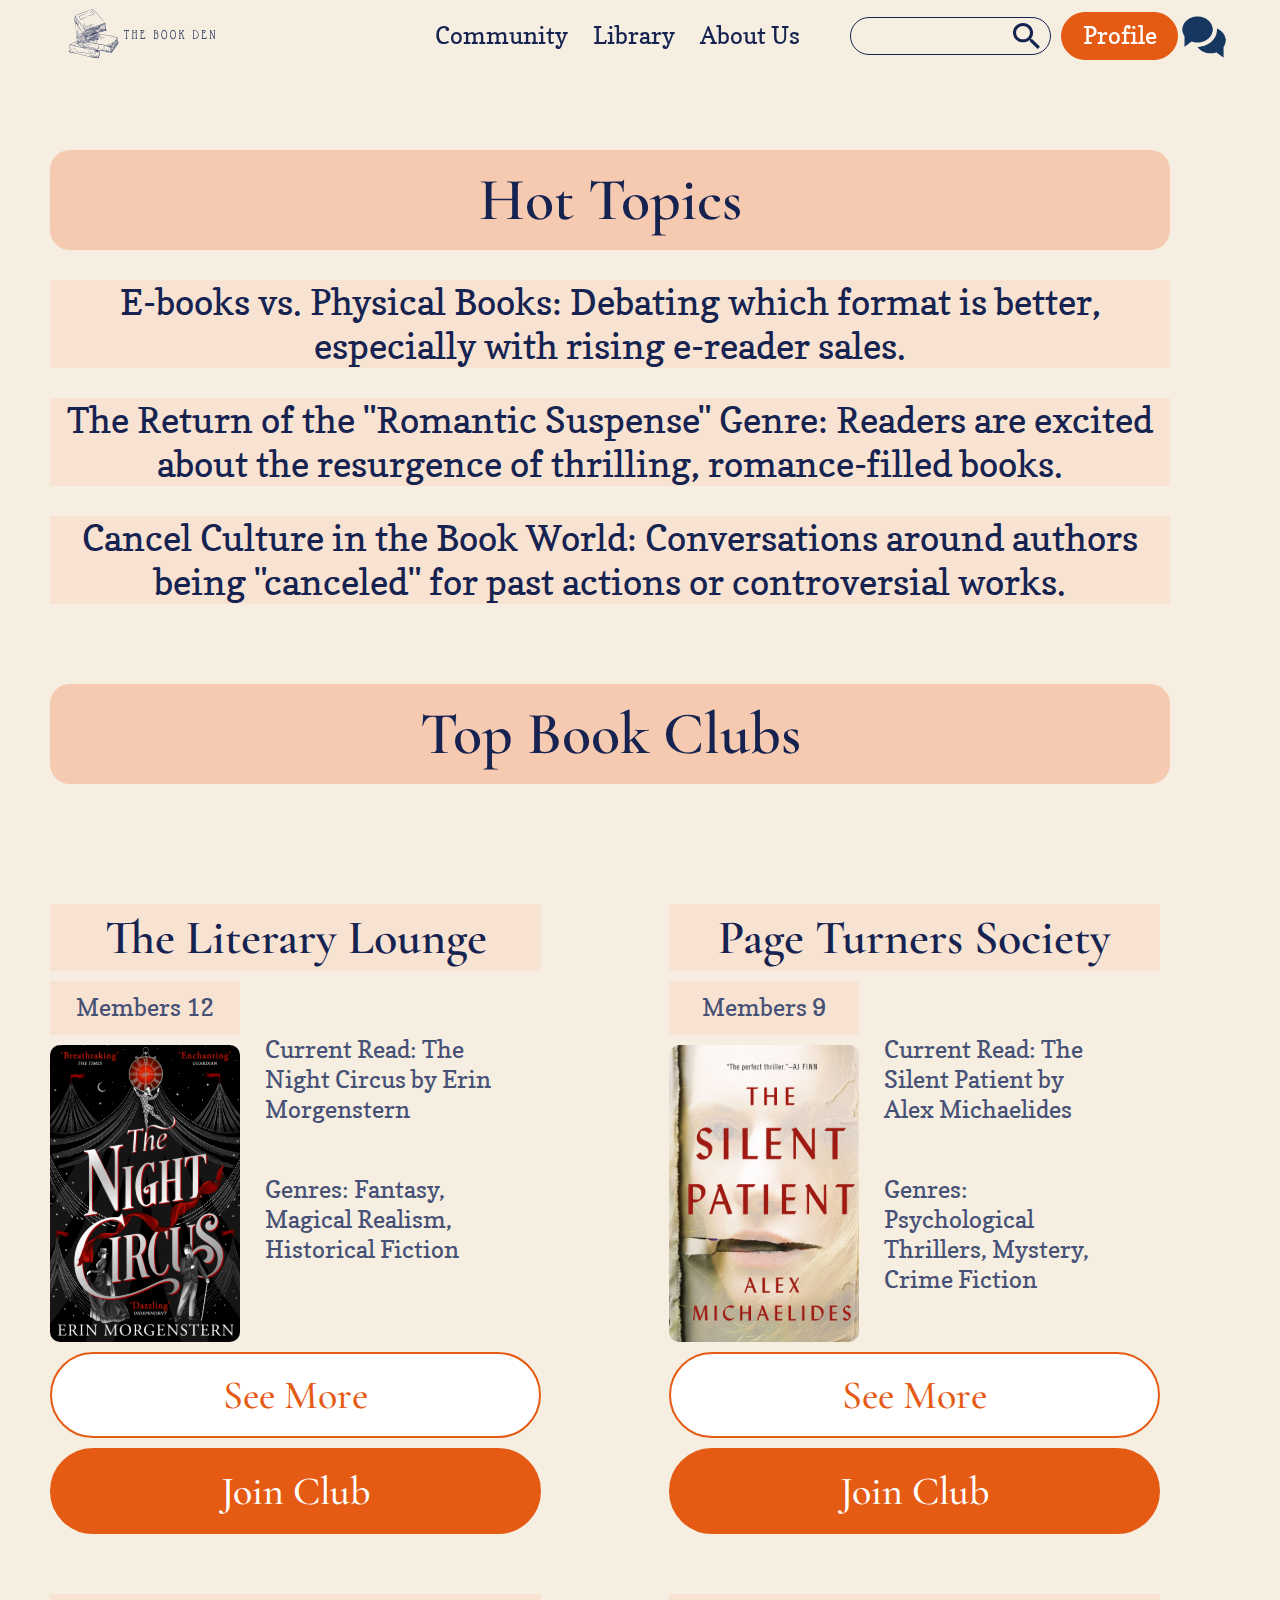
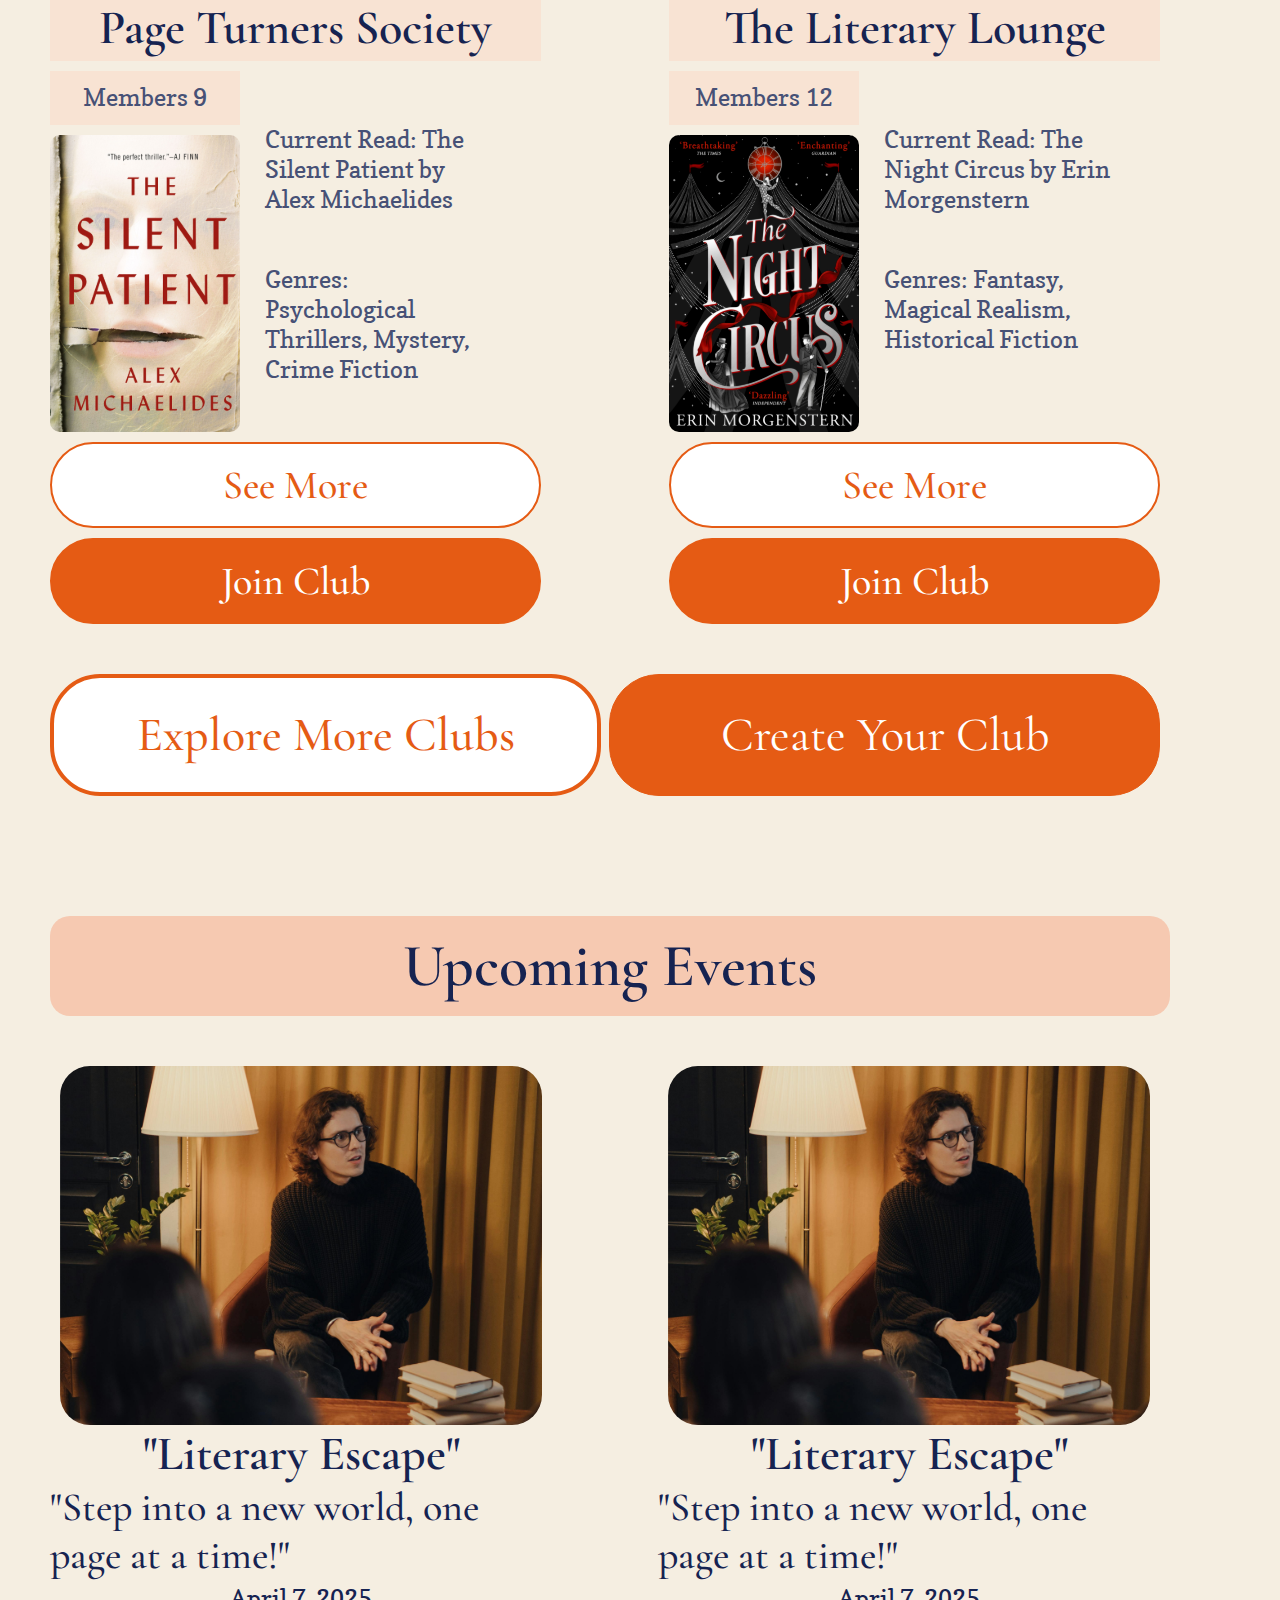
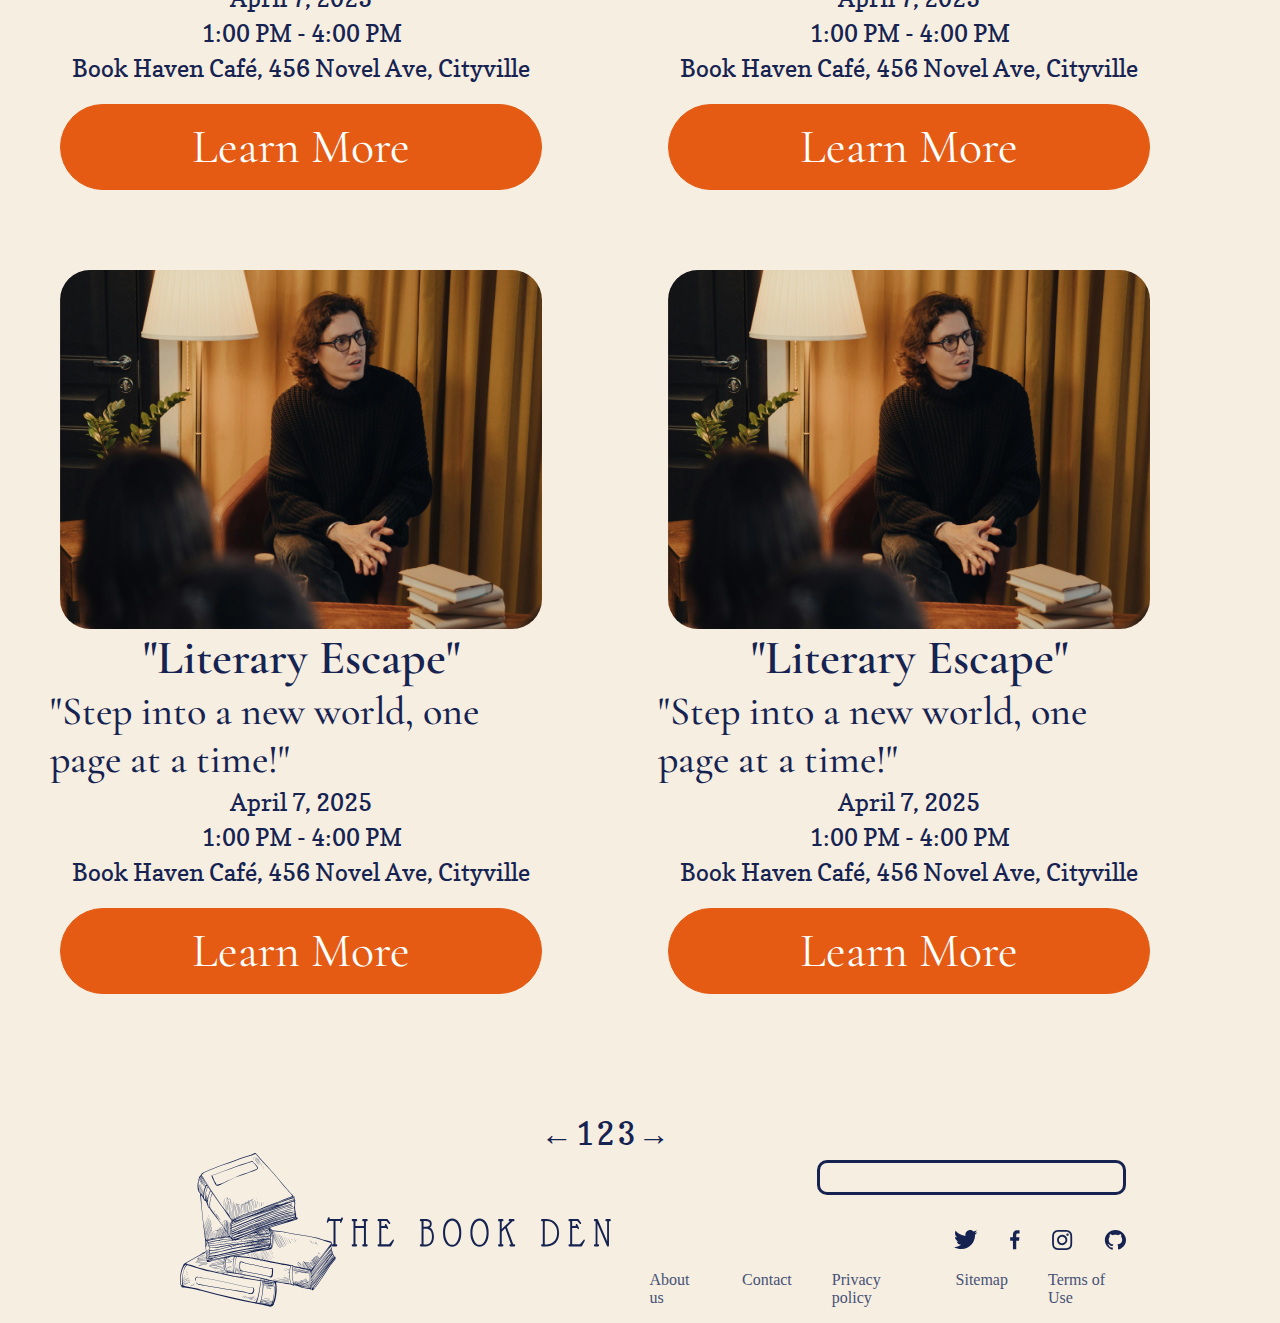
<file: community.html>
<!DOCTYPE html>
<html lang="en">

<head>
    <meta charset="UTF-8">
    <meta name="viewport" content="width=device-width, initial-scale=1.0">
    <title>The Book Den - Community</title>
    <link rel="stylesheet" href="styles/community-css/global.css">
    <link rel="stylesheet" href="styles/community-css/header.css">
    <link rel="stylesheet" href="styles/community-css/main.css">
    <link rel="stylesheet" href="styles/community-css/footer.css">
    <link rel="preconnect" href="https://fonts.googleapis.com">
    <link rel="preconnect" href="https://fonts.gstatic.com" crossorigin>
    <link
        href="https://fonts.googleapis.com/css2?family=Copse&family=Roboto:ital,wght@0,100..900;1,100..900&display=swap"
        rel="stylesheet">
    <link
        href="https://fonts.googleapis.com/css2?family=Cormorant+Garamond:ital,wght@0,300..700;1,300..700&display=swap"
        rel="stylesheet">
    <link rel="stylesheet" href="https://cdnjs.cloudflare.com/ajax/libs/font-awesome/4.7.0/css/font-awesome.min.css">
</head>

<body>
    <header>
        <div class="header">
            <div class="logo">
                <a href="index.html">
                <img class="site-logo" src="images/logo.svg" style="height: 50px;" alt="">
                </a>
            </div>
            <div class="menu">
                <nav>
                    <ui><a href="community.html">Community</a></ui>
                    <ui><a href="library.html">Library</a></ui>
                    <ui><a href="aboutus.html">About Us</a></ui>
                </nav>
                <input class="search-bar" type="text">
                <img class="search-image" src="images/icons/search.svg" alt="">
                <button class="profile-button">Profile</button>
                <img class="header-messages" src="images/icons/message-icon.png" alt="">
            </div>
        </div>
    </header>

    <main>
        <div class="section-header">Hot Topics</div>
        <div class="topics-list">
            <div class="topics-message">
                E-books vs. Physical Books: Debating which format is better, especially with
                rising e-reader sales.
            </div>
            <div class="topics-message">
                The Return of the "Romantic Suspense" Genre: Readers are excited about the
                resurgence of thrilling, romance-filled books.
            </div>
            <div class="topics-message">
                Cancel Culture in the Book World: Conversations around authors being "canceled"
                for past actions or controversial works.
            </div>
        </div>
        <div class="clear-fix-top-80"></div>
        <div class="section-header">Top Book Clubs</div>
        <div class="clear-fix-top-120"></div>

        <div class="book-clubs">
            <div class="book">
                <div class="book-name">The Literary Lounge</div>
                <div class="book-members">Members 12</div>
                <div class="book-info">
                    <div class="book-image"><img src="images/Rectangle 237.svg" alt=""></div>
                    <div class="book-text-info">
                        <div class="book-text">Current Read: The Night Circus by Erin Morgenstern</div>
                        <div class="book-text-2">Genres: Fantasy, Magical Realism, Historical Fiction</div>
                    </div>
                </div>
                <button class="see-more-button">See More</button>
                <button class="join-club-button">Join Club</button>
            </div>

            <div class="book">
                <div class="book-name">Page Turners Society</div>
                <div class="book-members">Members 9</div>
                <div class="book-info">
                    <div class="book-image"><img src="images/Rectangle 238.svg" alt=""></div>
                    <div class="book-text-info">
                        <div class="book-text">Current Read: The Silent Patient by Alex Michaelides</div>
                        <div class="book-text-2">Genres: Psychological Thrillers, Mystery, Crime Fiction</div>
                    </div>
                </div>
                <button class="see-more-button">See More</button>
                <button class="join-club-button">Join Club</button>
            </div>

            <div class="book">
                <div class="book-name">Page Turners Society</div>
                <div class="book-members">Members 9</div>
                <div class="book-info">
                    <div class="book-image"><img src="images/Rectangle 238.svg" alt=""></div>
                    <div class="book-text-info">
                        <div class="book-text">Current Read: The Silent Patient by Alex Michaelides</div>
                        <div class="book-text-2">Genres: Psychological Thrillers, Mystery, Crime Fiction</div>
                    </div>
                </div>
                <button class="see-more-button">See More</button>
                <button class="join-club-button">Join Club</button>
            </div>

            <div class="book">
                <div class="book-name">The Literary Lounge</div>
                <div class="book-members">Members 12</div>
                <div class="book-info">
                    <div class="book-image"><img src="images/Rectangle 237.svg" alt=""></div>
                    <div class="book-text-info">
                        <div class="book-text">Current Read: The Night Circus by Erin Morgenstern</div>
                        <div class="book-text-2">Genres: Fantasy, Magical Realism, Historical Fiction</div>
                    </div>
                </div>
                <button class="see-more-button">See More</button>
                <button class="join-club-button">Join Club</button>
            </div>
        </div>

        <div class="button-clubs">
            <button class="more-clubs">Explore More Clubs</button>
            <button class="your-club">Create Your Club</button>
        </div>

        <div class="clear-fix-top-120"></div>

        <div class="section-header">Upcoming Events</div>

        <div class="upcoming-events-all">
            <div class="upcoming-event">
                <div class="upcoming-event-image">
                    <img src="images/Rectangle 236.svg" alt="No image">
                </div>
                <div class="upcoming-event-name">"Literary Escape"</div>
                <div class="upcoming-event-desc">"Step into a new world, one page at a time!"</div>
                <div class="upcoming-event-date">April 7, 2025</div>
                <div class="upcoming-event-hour">1:00 PM - 4:00 PM</div>
                <div class="upcoming-event-address">Book Haven Café, 456 Novel Ave, Cityville</div>

                <button class="upcoming-event-button">Learn More</button>
            </div>

            <div class="upcoming-event">
                <div class="upcoming-event-image">
                    <img src="images/Rectangle 236.svg" alt="No image">
                </div>
                <div class="upcoming-event-name">"Literary Escape"</div>
                <div class="upcoming-event-desc">"Step into a new world, one page at a time!"</div>
                <div class="upcoming-event-date">April 7, 2025</div>
                <div class="upcoming-event-hour">1:00 PM - 4:00 PM</div>
                <div class="upcoming-event-address">Book Haven Café, 456 Novel Ave, Cityville</div>

                <button class="upcoming-event-button">Learn More</button>
            </div>

            <div class="upcoming-event">
                <div class="upcoming-event-image">
                    <img src="images/Rectangle 236.svg" alt="No image">
                </div>
                <div class="upcoming-event-name">"Literary Escape"</div>
                <div class="upcoming-event-desc">"Step into a new world, one page at a time!"</div>
                <div class="upcoming-event-date">April 7, 2025</div>
                <div class="upcoming-event-hour">1:00 PM - 4:00 PM</div>
                <div class="upcoming-event-address">Book Haven Café, 456 Novel Ave, Cityville</div>

                <button class="upcoming-event-button">Learn More</button>
            </div>

            <div class="upcoming-event">
                <div class="upcoming-event-image">
                    <img src="images/Rectangle 236.svg" alt="No image">
                </div>
                <div class="upcoming-event-name">"Literary Escape"</div>
                <div class="upcoming-event-desc">"Step into a new world, one page at a time!"</div>
                <div class="upcoming-event-date">April 7, 2025</div>
                <div class="upcoming-event-hour">1:00 PM - 4:00 PM</div>
                <div class="upcoming-event-address">Book Haven Café, 456 Novel Ave, Cityville</div>

                <button class="upcoming-event-button">Learn More</button>
            </div>
        </div>

        <div class="pagination-bar">
            <div class="bar">
                <p>←</p>
                <p>1</p>
                <p>2</p>
                <p>3</p>
                <p>→</p>
            </div>

        </div>

    </main>

    <footer>
        <div class="footer">
            <div class="footer-image">
                <img src="images/Group 50.svg" alt="">
            </div>

            <div class="right-footer">
                <div class="footer-input">
                    <input class="input" type="text">
                </div>
                <div class="footer-socials">
                    <img src="images/buttons/1.svg" alt="">
                    <img src="images/buttons/logo-fb-simple 2.svg" alt="">
                    <img src="images/buttons/logo-instagram 1.svg" alt="">
                    <img src="images/buttons/logo-github 1.svg" alt="">
                </div>
                <div class="footer-nav">
                    <nav>
                        <ul>About us</ul>
                        <ul>Contact</ul>
                        <ul>Privacy policy</ul>
                        <ul>Sitemap</ul>
                        <ul>Terms of Use</ul>
                    </nav>
                </div>
            </div>
        </div>
    </footer>

</body>

</html>
</file>
<file: styles/community-css/global.css>
body {
    background-color: #F5EEE1;
    color: #475176;
    margin: 0;
}

a {
    text-decoration: none;
    color: #162351;
}

h1 {
    font-size: 64px;
    font-family: Cormorant Garamond;
    color: #162351;
    font-weight: semibold;
}

h2 {
    font-size: 60px;
    font-family: Cormorant Garamond;
    color: #162351;
    font-weight: semibold;
}

h3 {
    font-size: 48px;
    font-family: Copse;
    color: #162351;
}
</file>
<file: styles/community-css/header.css>
header {
    height: 72px;
    position: fixed;
    top: 0;
    right: 0;
    left: 0;
    z-index: 1000;
    background-color: #F5EEE1;
}

.header {
    width: 1180px;
    height: 72px;
    display: flex;
    justify-content: space-between;
    flex-direction: row;
    left: 50%;
    position: fixed;
    transform: translateX(-50%);
}

.logo {
    display: flex;
    justify-content: start;
    align-items: center;
}

.site-logo {
    width: 184px;
}

.menu {
    flex: 1;
    display: flex;
    flex-direction: row;
    justify-content: end;
    align-items: center;
}

.menu nav {
    display: flex;
    font-size: 24px;
    font-family: Copse;
    font-weight: 400;
    margin-right: 50px;
}

.menu nav ui {
    padding-left: 25px;
}

.search-bar {
    border-radius: 50px;
    border-style: solid;
    border-width: 1px;
    border-color: #162351;
    width: 195px;
    height: 34px;
    position: relative;
    margin-right: 10px;
    background-color: #F5EEE1;
}

.search-image {
    position: absolute;
    right: 190px;
}

.profile-button {
    width: 117px;
    height: 48px;
    border-radius: 50px;
    border-width: 1px;
    border-color: #E55B14;
    border-style: solid;
    background-color: #E55B14;
    color: white;
    font-size: 24px;
    font-weight: 400;
    font-family: Copse;
}

.header-messages {
    width: 52px;
}
</file>
<file: styles/community-css/main.css>
main {
    width: 1180px;
    margin: 150px auto 0 auto;
}

.section-header {
    width: 1120px;
    height: 100px;
    border-radius: 20px;
    background-color: #F6C9B1;
    display: flex;
    justify-content: center;
    align-items: center;
    color: #162351;
    font-weight: 600;
    font-family: Cormorant Garamond;
    font-size: 60px;
}

.topics-list {
    width: 1120px;
    display: flex;
    justify-content: center;
    flex-direction: column;
}

.topics-message {
    width: 1120px;
    background-color: #FFCFB654;
    margin-top: 30px;
    text-align: center;
    color: #162351;
    font-size: 36px;
    font-family: Copse;
    font-weight: 400;
}

.clear-fix-top-80 {
    margin-top: 80px;
}

.clear-fix-top-120 {
    margin-top: 120px;
}

.book-clubs {
    display: flex;
    justify-content: space-between;
    width: 1110px;
    gap: 10px;
    flex-wrap: wrap;
}

.book {
    display: flex;
    flex-direction: column;
    margin-bottom: 50px;
}

.book-name {
    background-color: #FFCFB654;
    color: #162351;
    font-family: Cormorant Garamond;
    font-weight: 600;
    font-size: 48px;
    width: 491px;
    height: 67px;
    display: flex;
    justify-content: center;
    align-items: center;
}

.book-members {
    background-color: #FFCFB654;
    width: 190px;
    height: 54px;
    font-family: Copse;
    font-weight: 400;
    font-size: 24px;
    display: flex;
    justify-content: center;
    align-items: center;
    margin-top: 10px;
}

.book-info {
    display: flex;
    flex-direction: row;
    margin-bottom: 10px;
}

.book-image {
    margin-top: 10px;
    width: 190px;
    height: 297px;
    border-radius: 10px;
    border-color: none;
}

.book-text-info {
    display: flex;
    justify-content: left;
    flex-direction: column;
    width: 257px;
    font-size: 24px;
    font-family: Copse;
    font-weight: 400;
    gap: 50px;
}

.book-text {
    margin-left: 25px;
}

.book-text-2 {
    margin-left: 25px;
}

.see-more-button {
    width: 491px;
    height: 86px;
    border-radius: 4px;
    background-color: white;
    border-color: #E55B14;
    color: #E55B14;
    border-style: solid;
    border-radius: 50px;
    font-family: Cormorant Garamond;
    font-size: 40px;
    font-weight: 500;
}

.join-club-button {
    margin-top: 10px;
    width: 491px;
    height: 86px;
    border-radius: 4px;
    background-color: #E55B14;
    border-color: #E55B14;
    color: white;
    border-style: solid;
    border-radius: 50px;
    font-family: Cormorant Garamond;
    font-size: 40px;
    font-weight: 500;
}

.button-clubs {
    width: 1110px;
    display: flex;
    justify-content: space-between;
}

.more-clubs {
    width: 551px;
    height: 122px;
    border-radius: 50px;
    border-style: solid;
    border-width: 4px;
    border-color: #E55B14;
    color: #E55B14;
    background-color: white;
    font-family: Cormorant Garamond;
    font-weight: 500;
    font-size: 48px
}

.your-club {
    width: 551px;
    height: 122px;
    border-radius: 50px;
    border-style: solid;
    border-width: 1px;
    border-color: #E55B14;
    color: white;
    background-color: #E55B14;
    font-family: Cormorant Garamond;
    font-weight: 400;
    font-size: 48px;
}

/* UPCOMING EVENT SECTION */
.upcoming-events-all {
    display: flex;
    justify-content: space-between;
    width: 1110px;
    gap: 10px;
    flex-wrap: wrap;
}

.upcoming-event {
    display: flex;
    flex-direction: column;
    align-items: center;
    width: 502px;
    margin-top: 30px;
    padding-top: 20px;
    padding-bottom: 20px;
}

.upcoming-event-image {
    width: 482px;
    height: 359px;
    border-radius: 30px;
}

.upcoming-event-name {
    font-family: Cormorant Garamond;
    font-size: 48px;
    font-weight: 600;
    color: #162351;
}

.upcoming-event-desc {
    font-family: Cormorant Garamond;
    font-size: 40px;
    font-weight: 500;
    color: #162351;
}

.upcoming-event-date,
.upcoming-event-hour,
.upcoming-event-address {
    font-family: Copse;
    font-size: 24px;
    font-weight: 400;
    color: #162351;
    padding-top: 5px;
}

.upcoming-event-button {
    width: 482px;
    height: 86px;
    border-radius: 50px;
    color: white;
    background-color: #E55B14;
    border-width: 1px;
    border-color: #E55B14;
    border-style: solid;
    font-family: Cormorant Garamond;
    font-weight: 400;
    font-size: 48px;
    margin-top: 20px;
}

.pagination-bar {
    margin-top:100px;
    width: 1110px;
    display: flex;
    align-items: center;
    justify-content: center;
}

.bar {
    display: flex;
    justify-content: space-evenly;
    align-items: center;
    width: 133px;
    height: 39px;
    color: #162351;
    font-family: Copse;
    font-weight: 400;
    font-size: 32px;
}
</file>
<file: styles/community-css/footer.css>
.footer {
    display: flex;
    align-items: center;
    justify-content: center;
}

.footer-image {
    margin-left: 25px;
    width: 430px;
    height: 154px;
}

.right-footer {
    display: flex;
    justify-content: end;
    flex-direction: column;
    position: relative;
    width: 516px;
}

.footer-input input{
    border-radius: 10px;
    border-color: #162351;
    border-style: solid;
    border-width: 3px;
    background-color: #F5EEE1;
    width: 299px;
    height: 27px;
    position: absolute;
    right: 0;
    top: -70px;
}

.footer-socials {
    display: flex;
    justify-content: space-between;
    flex-direction: row;
    width: 172px;
    height: 20px;
    position: absolute;
    top: 0px;
    right: 0px;
}

.footer-nav {
    width: 516px;
    position: absolute;
    top: 25px;
}

.footer-nav nav {
    display: flex;
    flex-direction: row;
}
</file>
